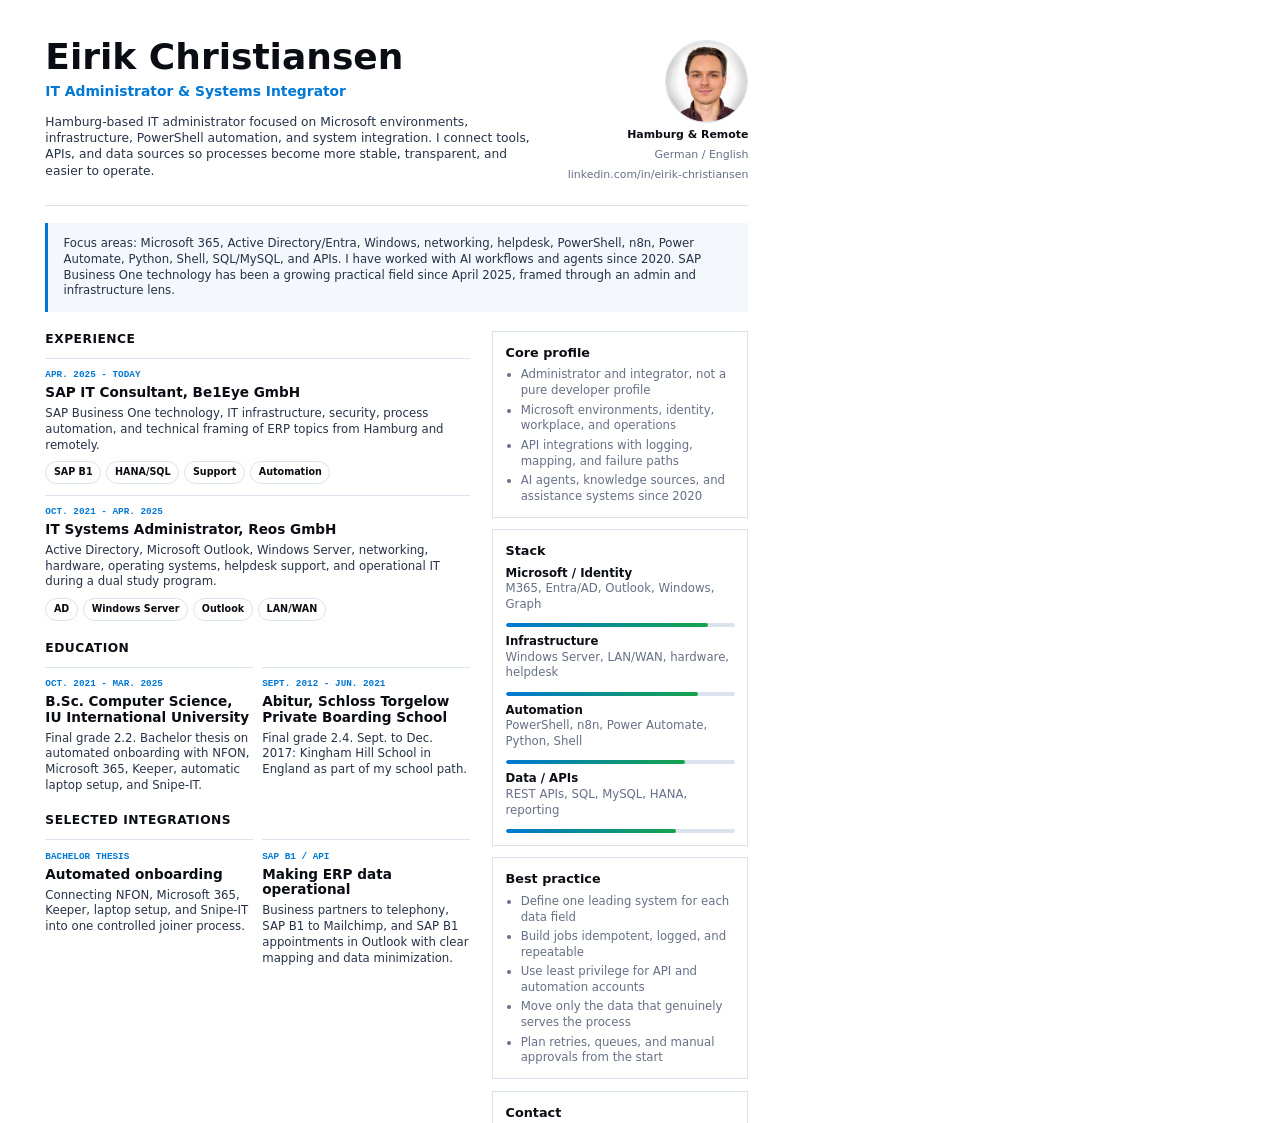
<file: assets/eirik-christiansen-cv-en.html>
<!doctype html>
<html lang="en">
  <head>
    <meta charset="utf-8" />
    <title>Eirik Christiansen CV English</title>
    <style>
      :root {
        --ink: #0a0d14;
        --text: #263247;
        --muted: #667086;
        --line: #dbe3ee;
        --soft: #f4f7fb;
        --accent: #0078d4;
        --accent-2: #16a34a;
        font-family:
          Inter, ui-sans-serif, system-ui, -apple-system, BlinkMacSystemFont, "Segoe UI",
          sans-serif;
      }

      * {
        box-sizing: border-box;
      }

      html,
      body {
        margin: 0;
        background: #ffffff;
        color: var(--text);
      }

      body {
        font-size: 8.8pt;
        line-height: 1.34;
      }

      h1,
      h2,
      h3,
      p {
        margin: 0;
      }

      .page {
        width: 210mm;
        height: 297mm;
        overflow: hidden;
        padding: 10.5mm 12mm;
      }

      .top {
        display: grid;
        grid-template-columns: 1fr auto;
        gap: 8mm;
        align-items: start;
        border-bottom: 1px solid var(--line);
        padding-bottom: 6mm;
      }

      h1 {
        color: var(--ink);
        font-size: 27pt;
        line-height: 0.96;
        letter-spacing: 0;
      }

      .role {
        margin-top: 2mm;
        color: var(--accent);
        font-size: 10.4pt;
        font-weight: 850;
      }

      .intro {
        max-width: 136mm;
        margin-top: 3.5mm;
        font-size: 9.2pt;
      }

      .meta {
        display: grid;
        gap: 1.4mm;
        justify-items: end;
        color: var(--muted);
        font-size: 8.2pt;
        text-align: right;
      }

      .photo {
        width: 22mm;
        height: 22mm;
        border: 1px solid var(--line);
        border-radius: 50%;
        background: var(--soft);
        object-fit: cover;
      }

      .meta strong {
        color: var(--ink);
      }

      .profile {
        margin-top: 4.5mm;
        border-left: 3px solid var(--accent);
        background: var(--soft);
        padding: 3.4mm 4mm;
      }

      .layout {
        display: grid;
        grid-template-columns: 1.36fr 0.82fr;
        gap: 6mm;
        margin-top: 5mm;
      }

      section + section {
        margin-top: 5mm;
      }

      h2 {
        color: var(--ink);
        font-size: 9.2pt;
        letter-spacing: 0.04em;
        text-transform: uppercase;
      }

      .item {
        border-top: 1px solid var(--line);
        margin-top: 2.8mm;
        padding-top: 2.7mm;
      }

      .item h3 {
        color: var(--ink);
        font-size: 10.2pt;
        line-height: 1.15;
      }

      .date,
      .label {
        display: block;
        margin-bottom: 1mm;
        color: var(--accent);
        font-family: "SFMono-Regular", Consolas, "Liberation Mono", monospace;
        font-size: 7pt;
        font-weight: 850;
        text-transform: uppercase;
      }

      .item p {
        margin-top: 1.4mm;
      }

      .chips {
        display: flex;
        flex-wrap: wrap;
        gap: 1.4mm;
        margin-top: 2mm;
      }

      .chips span {
        border: 1px solid var(--line);
        border-radius: 999px;
        background: #ffffff;
        color: var(--ink);
        font-size: 7.2pt;
        font-weight: 760;
        padding: 1.1mm 2mm;
      }

      .side-box {
        border: 1px solid var(--line);
        background: #ffffff;
        padding: 3.2mm;
      }

      .side-box + .side-box {
        margin-top: 3mm;
      }

      .side-box h3 {
        color: var(--ink);
        font-size: 9.6pt;
        margin-bottom: 1.7mm;
      }

      .side-box p,
      .side-box li {
        color: var(--muted);
      }

      ul {
        margin: 1.5mm 0 0;
        padding-left: 4mm;
      }

      li + li {
        margin-top: 1mm;
      }

      .stack {
        display: grid;
        gap: 1.8mm;
      }

      .stack strong {
        display: block;
        color: var(--ink);
      }

      .bar {
        height: 4px;
        margin-top: 1mm;
        overflow: hidden;
        border-radius: 999px;
        background: var(--line);
      }

      .bar span {
        display: block;
        height: 100%;
        border-radius: inherit;
        background: linear-gradient(90deg, var(--accent), var(--accent-2));
      }

      .mini-grid {
        display: grid;
        grid-template-columns: 1fr 1fr;
        gap: 2.5mm;
      }

      .contact {
        color: var(--ink);
        font-weight: 780;
      }

      @page {
        size: A4;
        margin: 0;
      }
    </style>
  </head>
  <body>
    <main class="page">
      <header class="top">
        <div>
          <h1>Eirik Christiansen</h1>
          <p class="role">IT Administrator & Systems Integrator</p>
          <p class="intro">
            Hamburg-based IT administrator focused on Microsoft environments, infrastructure,
            PowerShell automation, and system integration. I connect tools, APIs, and data sources
            so processes become more stable, transparent, and easier to operate.
          </p>
        </div>
        <div class="meta">
          <img class="photo" src="./eirik-christiansen.png" alt="Eirik Christiansen" />
          <strong>Hamburg & Remote</strong>
          <span>German / English</span>
          <span>linkedin.com/in/eirik-christiansen</span>
        </div>
      </header>

      <p class="profile">
        Focus areas: Microsoft 365, Active Directory/Entra, Windows, networking, helpdesk,
        PowerShell, n8n, Power Automate, Python, Shell, SQL/MySQL, and APIs. I have worked with
        AI workflows and agents since 2020. SAP Business One technology has been a growing
        practical field since April 2025, framed through an admin and infrastructure lens.
      </p>

      <div class="layout">
        <div>
          <section>
            <h2>Experience</h2>
            <article class="item">
              <span class="date">Apr. 2025 - today</span>
              <h3>SAP IT Consultant, Be1Eye GmbH</h3>
              <p>
                SAP Business One technology, IT infrastructure, security, process automation, and
                technical framing of ERP topics from Hamburg and remotely.
              </p>
              <div class="chips">
                <span>SAP B1</span><span>HANA/SQL</span><span>Support</span><span>Automation</span>
              </div>
            </article>
            <article class="item">
              <span class="date">Oct. 2021 - Apr. 2025</span>
              <h3>IT Systems Administrator, Reos GmbH</h3>
              <p>
                Active Directory, Microsoft Outlook, Windows Server, networking, hardware,
                operating systems, helpdesk support, and operational IT during a dual study program.
              </p>
              <div class="chips">
                <span>AD</span><span>Windows Server</span><span>Outlook</span><span>LAN/WAN</span>
              </div>
            </article>
          </section>

          <section>
            <h2>Education</h2>
            <div class="mini-grid">
              <article class="item">
                <span class="date">Oct. 2021 - Mar. 2025</span>
                <h3>B.Sc. Computer Science, IU International University</h3>
                <p>
                  Final grade 2.2. Bachelor thesis on automated onboarding with NFON, Microsoft
                  365, Keeper, automatic laptop setup, and Snipe-IT.
                </p>
              </article>
              <article class="item">
                <span class="date">Sept. 2012 - Jun. 2021</span>
                <h3>Abitur, Schloss Torgelow Private Boarding School</h3>
                <p>
                  Final grade 2.4. Sept. to Dec. 2017: Kingham Hill School in England as part of
                  my school path.
                </p>
              </article>
            </div>
          </section>

          <section>
            <h2>Selected integrations</h2>
            <div class="mini-grid">
              <article class="item">
                <span class="label">Bachelor thesis</span>
                <h3>Automated onboarding</h3>
                <p>
                  Connecting NFON, Microsoft 365, Keeper, laptop setup, and Snipe-IT into one
                  controlled joiner process.
                </p>
              </article>
              <article class="item">
                <span class="label">SAP B1 / API</span>
                <h3>Making ERP data operational</h3>
                <p>
                  Business partners to telephony, SAP B1 to Mailchimp, and SAP B1 appointments in
                  Outlook with clear mapping and data minimization.
                </p>
              </article>
            </div>
          </section>
        </div>

        <aside>
          <div class="side-box">
            <h3>Core profile</h3>
            <ul>
              <li>Administrator and integrator, not a pure developer profile</li>
              <li>Microsoft environments, identity, workplace, and operations</li>
              <li>API integrations with logging, mapping, and failure paths</li>
              <li>AI agents, knowledge sources, and assistance systems since 2020</li>
            </ul>
          </div>

          <div class="side-box">
            <h3>Stack</h3>
            <div class="stack">
              <p><strong>Microsoft / Identity</strong>M365, Entra/AD, Outlook, Windows, Graph</p>
              <div class="bar"><span style="width: 88%"></span></div>
              <p><strong>Infrastructure</strong>Windows Server, LAN/WAN, hardware, helpdesk</p>
              <div class="bar"><span style="width: 84%"></span></div>
              <p><strong>Automation</strong>PowerShell, n8n, Power Automate, Python, Shell</p>
              <div class="bar"><span style="width: 78%"></span></div>
              <p><strong>Data / APIs</strong>REST APIs, SQL, MySQL, HANA, reporting</p>
              <div class="bar"><span style="width: 74%"></span></div>
            </div>
          </div>

          <div class="side-box">
            <h3>Best practice</h3>
            <ul>
              <li>Define one leading system for each data field</li>
              <li>Build jobs idempotent, logged, and repeatable</li>
              <li>Use least privilege for API and automation accounts</li>
              <li>Move only the data that genuinely serves the process</li>
              <li>Plan retries, queues, and manual approvals from the start</li>
            </ul>
          </div>

          <div class="side-box contact">
            <h3>Contact</h3>
            <p>Hamburg & Remote</p>
            <p>linkedin.com/in/eirik-christiansen</p>
          </div>
        </aside>
      </div>
    </main>
  </body>
</html>
</file>
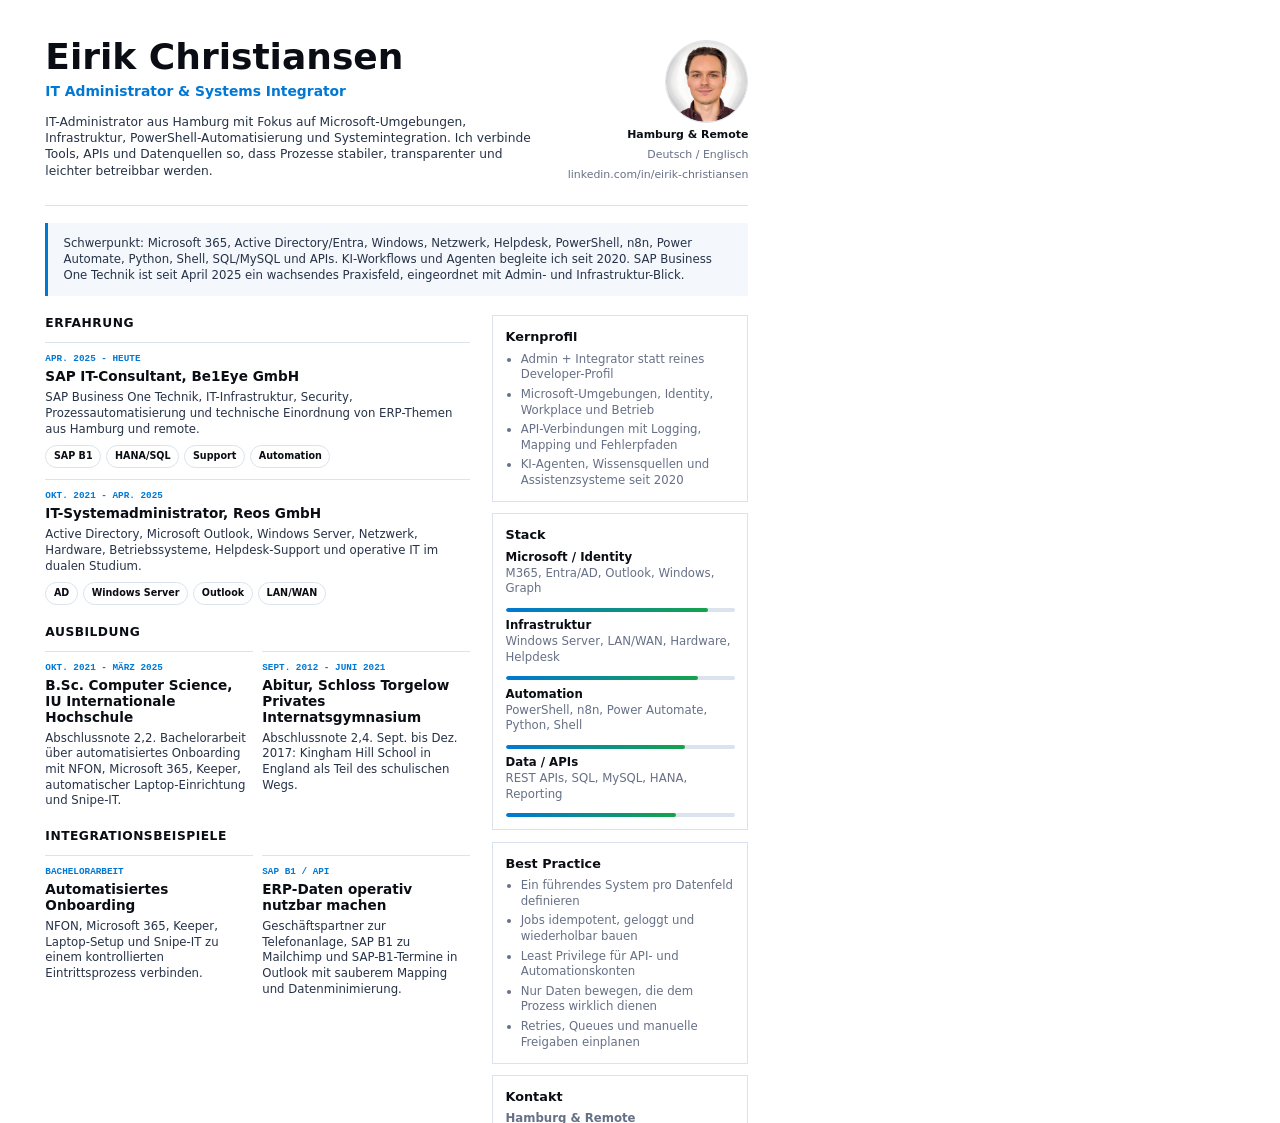
<file: assets/eirik-christiansen-cv.html>
<!doctype html>
<html lang="de">
  <head>
    <meta charset="utf-8" />
    <title>Eirik Christiansen CV</title>
    <style>
      :root {
        --ink: #0a0d14;
        --text: #263247;
        --muted: #667086;
        --line: #dbe3ee;
        --soft: #f4f7fb;
        --accent: #0078d4;
        --accent-2: #16a34a;
        font-family:
          Inter, ui-sans-serif, system-ui, -apple-system, BlinkMacSystemFont, "Segoe UI",
          sans-serif;
      }

      * {
        box-sizing: border-box;
      }

      html,
      body {
        margin: 0;
        background: #ffffff;
        color: var(--text);
      }

      body {
        font-size: 8.8pt;
        line-height: 1.34;
      }

      h1,
      h2,
      h3,
      p {
        margin: 0;
      }

      .page {
        width: 210mm;
        height: 297mm;
        overflow: hidden;
        padding: 10.5mm 12mm;
      }

      .top {
        display: grid;
        grid-template-columns: 1fr auto;
        gap: 8mm;
        align-items: start;
        border-bottom: 1px solid var(--line);
        padding-bottom: 6mm;
      }

      h1 {
        color: var(--ink);
        font-size: 27pt;
        line-height: 0.96;
        letter-spacing: 0;
      }

      .role {
        margin-top: 2mm;
        color: var(--accent);
        font-size: 10.4pt;
        font-weight: 850;
      }

      .intro {
        max-width: 136mm;
        margin-top: 3.5mm;
        font-size: 9.2pt;
      }

      .meta {
        display: grid;
        gap: 1.4mm;
        justify-items: end;
        color: var(--muted);
        font-size: 8.2pt;
        text-align: right;
      }

      .photo {
        width: 22mm;
        height: 22mm;
        border: 1px solid var(--line);
        border-radius: 50%;
        background: var(--soft);
        object-fit: cover;
      }

      .meta strong {
        color: var(--ink);
      }

      .profile {
        margin-top: 4.5mm;
        border-left: 3px solid var(--accent);
        background: var(--soft);
        padding: 3.4mm 4mm;
      }

      .layout {
        display: grid;
        grid-template-columns: 1.36fr 0.82fr;
        gap: 6mm;
        margin-top: 5mm;
      }

      section + section {
        margin-top: 5mm;
      }

      h2 {
        color: var(--ink);
        font-size: 9.2pt;
        letter-spacing: 0.04em;
        text-transform: uppercase;
      }

      .item {
        border-top: 1px solid var(--line);
        margin-top: 2.8mm;
        padding-top: 2.7mm;
      }

      .item h3 {
        color: var(--ink);
        font-size: 10.2pt;
        line-height: 1.15;
      }

      .date,
      .label {
        display: block;
        margin-bottom: 1mm;
        color: var(--accent);
        font-family: "SFMono-Regular", Consolas, "Liberation Mono", monospace;
        font-size: 7pt;
        font-weight: 850;
        text-transform: uppercase;
      }

      .item p {
        margin-top: 1.4mm;
      }

      .chips {
        display: flex;
        flex-wrap: wrap;
        gap: 1.4mm;
        margin-top: 2mm;
      }

      .chips span {
        border: 1px solid var(--line);
        border-radius: 999px;
        background: #ffffff;
        color: var(--ink);
        font-size: 7.2pt;
        font-weight: 760;
        padding: 1.1mm 2mm;
      }

      .side-box {
        border: 1px solid var(--line);
        background: #ffffff;
        padding: 3.2mm;
      }

      .side-box + .side-box {
        margin-top: 3mm;
      }

      .side-box h3 {
        color: var(--ink);
        font-size: 9.6pt;
        margin-bottom: 1.7mm;
      }

      .side-box p,
      .side-box li {
        color: var(--muted);
      }

      ul {
        margin: 1.5mm 0 0;
        padding-left: 4mm;
      }

      li + li {
        margin-top: 1mm;
      }

      .stack {
        display: grid;
        gap: 1.8mm;
      }

      .stack strong {
        display: block;
        color: var(--ink);
      }

      .bar {
        height: 4px;
        margin-top: 1mm;
        overflow: hidden;
        border-radius: 999px;
        background: var(--line);
      }

      .bar span {
        display: block;
        height: 100%;
        border-radius: inherit;
        background: linear-gradient(90deg, var(--accent), var(--accent-2));
      }

      .mini-grid {
        display: grid;
        grid-template-columns: 1fr 1fr;
        gap: 2.5mm;
      }

      .contact {
        color: var(--ink);
        font-weight: 780;
      }

      @page {
        size: A4;
        margin: 0;
      }
    </style>
  </head>
  <body>
    <main class="page">
      <header class="top">
        <div>
          <h1>Eirik Christiansen</h1>
          <p class="role">IT Administrator & Systems Integrator</p>
          <p class="intro">
            IT-Administrator aus Hamburg mit Fokus auf Microsoft-Umgebungen, Infrastruktur,
            PowerShell-Automatisierung und Systemintegration. Ich verbinde Tools, APIs und
            Datenquellen so, dass Prozesse stabiler, transparenter und leichter betreibbar werden.
          </p>
        </div>
        <div class="meta">
          <img class="photo" src="./eirik-christiansen.png" alt="Eirik Christiansen" />
          <strong>Hamburg & Remote</strong>
          <span>Deutsch / Englisch</span>
          <span>linkedin.com/in/eirik-christiansen</span>
        </div>
      </header>

      <p class="profile">
        Schwerpunkt: Microsoft 365, Active Directory/Entra, Windows, Netzwerk, Helpdesk,
        PowerShell, n8n, Power Automate, Python, Shell, SQL/MySQL und APIs. KI-Workflows und
        Agenten begleite ich seit 2020. SAP Business One Technik ist seit April 2025 ein
        wachsendes Praxisfeld, eingeordnet mit Admin- und Infrastruktur-Blick.
      </p>

      <div class="layout">
        <div>
          <section>
            <h2>Erfahrung</h2>
            <article class="item">
              <span class="date">Apr. 2025 - heute</span>
              <h3>SAP IT-Consultant, Be1Eye GmbH</h3>
              <p>
                SAP Business One Technik, IT-Infrastruktur, Security, Prozessautomatisierung und
                technische Einordnung von ERP-Themen aus Hamburg und remote.
              </p>
              <div class="chips">
                <span>SAP B1</span><span>HANA/SQL</span><span>Support</span><span>Automation</span>
              </div>
            </article>
            <article class="item">
              <span class="date">Okt. 2021 - Apr. 2025</span>
              <h3>IT-Systemadministrator, Reos GmbH</h3>
              <p>
                Active Directory, Microsoft Outlook, Windows Server, Netzwerk, Hardware,
                Betriebssysteme, Helpdesk-Support und operative IT im dualen Studium.
              </p>
              <div class="chips">
                <span>AD</span><span>Windows Server</span><span>Outlook</span><span>LAN/WAN</span>
              </div>
            </article>
          </section>

          <section>
            <h2>Ausbildung</h2>
            <div class="mini-grid">
              <article class="item">
                <span class="date">Okt. 2021 - März 2025</span>
                <h3>B.Sc. Computer Science, IU Internationale Hochschule</h3>
                <p>
                  Abschlussnote 2,2. Bachelorarbeit über automatisiertes Onboarding mit NFON,
                  Microsoft 365, Keeper, automatischer Laptop-Einrichtung und Snipe-IT.
                </p>
              </article>
              <article class="item">
                <span class="date">Sept. 2012 - Juni 2021</span>
                <h3>Abitur, Schloss Torgelow Privates Internatsgymnasium</h3>
                <p>
                  Abschlussnote 2,4. Sept. bis Dez. 2017: Kingham Hill School in England als
                  Teil des schulischen Wegs.
                </p>
              </article>
            </div>
          </section>

          <section>
            <h2>Integrationsbeispiele</h2>
            <div class="mini-grid">
              <article class="item">
                <span class="label">Bachelorarbeit</span>
                <h3>Automatisiertes Onboarding</h3>
                <p>
                  NFON, Microsoft 365, Keeper, Laptop-Setup und Snipe-IT zu einem kontrollierten
                  Eintrittsprozess verbinden.
                </p>
              </article>
              <article class="item">
                <span class="label">SAP B1 / API</span>
                <h3>ERP-Daten operativ nutzbar machen</h3>
                <p>
                  Geschäftspartner zur Telefonanlage, SAP B1 zu Mailchimp und SAP-B1-Termine in
                  Outlook mit sauberem Mapping und Datenminimierung.
                </p>
              </article>
            </div>
          </section>
        </div>

        <aside>
          <div class="side-box">
            <h3>Kernprofil</h3>
            <ul>
              <li>Admin + Integrator statt reines Developer-Profil</li>
              <li>Microsoft-Umgebungen, Identity, Workplace und Betrieb</li>
              <li>API-Verbindungen mit Logging, Mapping und Fehlerpfaden</li>
              <li>KI-Agenten, Wissensquellen und Assistenzsysteme seit 2020</li>
            </ul>
          </div>

          <div class="side-box">
            <h3>Stack</h3>
            <div class="stack">
              <p><strong>Microsoft / Identity</strong>M365, Entra/AD, Outlook, Windows, Graph</p>
              <div class="bar"><span style="width: 88%"></span></div>
              <p><strong>Infrastruktur</strong>Windows Server, LAN/WAN, Hardware, Helpdesk</p>
              <div class="bar"><span style="width: 84%"></span></div>
              <p><strong>Automation</strong>PowerShell, n8n, Power Automate, Python, Shell</p>
              <div class="bar"><span style="width: 78%"></span></div>
              <p><strong>Data / APIs</strong>REST APIs, SQL, MySQL, HANA, Reporting</p>
              <div class="bar"><span style="width: 74%"></span></div>
            </div>
          </div>

          <div class="side-box">
            <h3>Best Practice</h3>
            <ul>
              <li>Ein führendes System pro Datenfeld definieren</li>
              <li>Jobs idempotent, geloggt und wiederholbar bauen</li>
              <li>Least Privilege für API- und Automationskonten</li>
              <li>Nur Daten bewegen, die dem Prozess wirklich dienen</li>
              <li>Retries, Queues und manuelle Freigaben einplanen</li>
            </ul>
          </div>

          <div class="side-box contact">
            <h3>Kontakt</h3>
            <p>Hamburg & Remote</p>
            <p>linkedin.com/in/eirik-christiansen</p>
          </div>
        </aside>
      </div>
    </main>
  </body>
</html>
</file>
